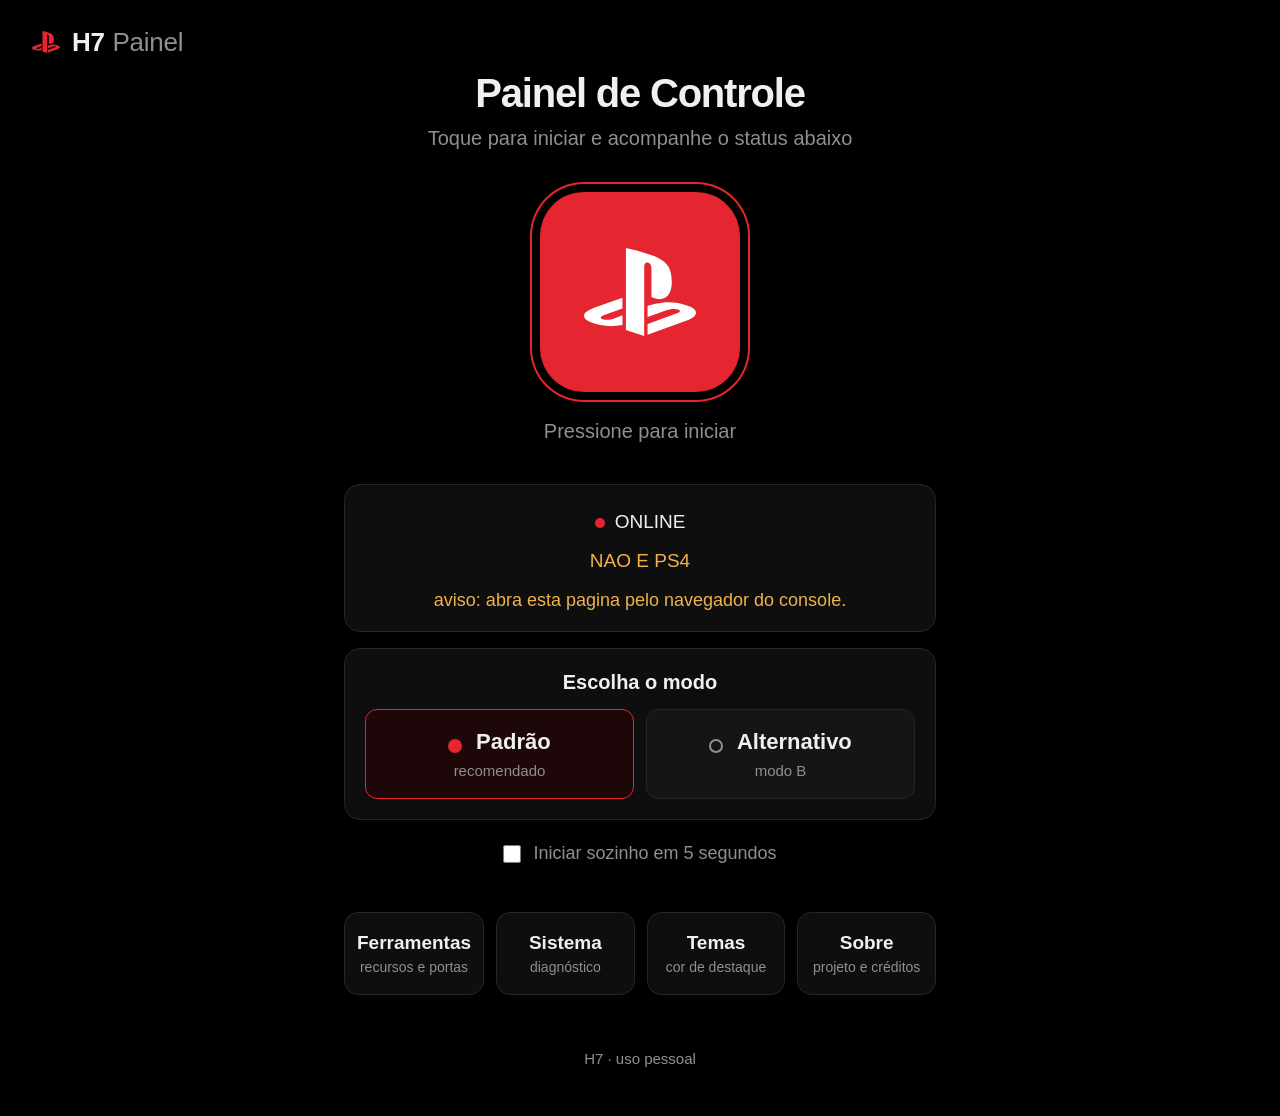
<file: index.html>
<!doctype html>
<html lang="pt-BR" manifest="cache.appcache">
  <head>
    <meta charset="utf-8" />
    <meta name="viewport" content="width=device-width,initial-scale=1" />
    <title>H7 Painel</title>
    <link rel="icon" href="data:," />
    <style>
      /* H7 host. Preto, vermelho, sem brilho nem degrade. Sem grid, gap, clamp ou animacao (navegador do PS4). */
      body, body[data-theme="neon"]  { --text:#f0f0f0; --muted:#8f8f8f; --line:#262626; --surface:#0e0e0e; --raise:#151515; --accent:#e5252f; --tint:#1d0709; --ink:#ffffff; --warn:#f0b24a; }
      body[data-theme="rubi"]        { --accent:#d6143c; --tint:#200711; }
      body[data-theme="brasil"]      { --accent:#19b35a; --tint:#05170d; }

      html, html body { background:#000; }
      html body {
        margin:0; color:var(--text);
        font:400 22px/1.5 Helvetica,Arial,sans-serif;
        -webkit-font-smoothing:antialiased;
      }
      html body * { box-sizing:border-box; }
      html body button { font-family:inherit; cursor:pointer; }
      html body button:focus, html body input:focus { outline:3px solid var(--text); outline-offset:4px; }

      /* logo PlayStation (Simple Icons, CC0), pintado com a cor do texto */
      .ps { display:inline-block; background-color:currentColor; -webkit-mask:url("data:image/svg+xml,%3Csvg xmlns='http://www.w3.org/2000/svg' viewBox='0 0 24 24'%3E%3Cpath d='M8.984 2.596v17.547l3.915 1.261V6.688c0-.69.304-1.151.794-.991.636.18.76.814.76 1.505v5.875c2.441 1.193 4.362-.002 4.362-3.152 0-3.237-1.126-4.675-4.438-5.827-1.307-.448-3.728-1.186-5.39-1.502zm4.656 16.241l6.296-2.275c.715-.258.826-.625.246-.818-.586-.192-1.637-.139-2.357.123l-4.205 1.5V14.98l.24-.085s1.201-.42 2.913-.615c1.696-.18 3.785.03 5.437.661 1.848.601 2.04 1.472 1.576 2.072-.465.6-1.622 1.036-1.622 1.036l-8.544 3.107V18.86zM1.807 18.6c-1.9-.545-2.214-1.668-1.352-2.32.801-.586 2.16-1.052 2.16-1.052l5.615-2.013v2.313L4.205 17c-.705.271-.825.632-.239.826.586.195 1.637.15 2.343-.12L8.247 17v2.074c-.12.03-.256.044-.39.073-1.939.331-3.996.196-6.038-.479z'/%3E%3C/svg%3E") center/contain no-repeat; mask:url("data:image/svg+xml,%3Csvg xmlns='http://www.w3.org/2000/svg' viewBox='0 0 24 24'%3E%3Cpath d='M8.984 2.596v17.547l3.915 1.261V6.688c0-.69.304-1.151.794-.991.636.18.76.814.76 1.505v5.875c2.441 1.193 4.362-.002 4.362-3.152 0-3.237-1.126-4.675-4.438-5.827-1.307-.448-3.728-1.186-5.39-1.502zm4.656 16.241l6.296-2.275c.715-.258.826-.625.246-.818-.586-.192-1.637-.139-2.357.123l-4.205 1.5V14.98l.24-.085s1.201-.42 2.913-.615c1.696-.18 3.785.03 5.437.661 1.848.601 2.04 1.472 1.576 2.072-.465.6-1.622 1.036-1.622 1.036l-8.544 3.107V18.86zM1.807 18.6c-1.9-.545-2.214-1.668-1.352-2.32.801-.586 2.16-1.052 2.16-1.052l5.615-2.013v2.313L4.205 17c-.705.271-.825.632-.239.826.586.195 1.637.15 2.343-.12L8.247 17v2.074c-.12.03-.256.044-.39.073-1.939.331-3.996.196-6.038-.479z'/%3E%3C/svg%3E") center/contain no-repeat; }

      /* canto */
      html body .topbar { display:flex; align-items:center; padding:28px 32px 0; background:none; border:0; }
      html body .brand { display:flex; align-items:center; font:400 26px/1 Helvetica,Arial,sans-serif; letter-spacing:-.01em; color:var(--muted); }
      html body .brand b { font-weight:800; color:var(--text); margin-right:.3em; }
      html body .brand .ps { width:28px; height:28px; margin-right:12px; color:var(--accent); }
      html body .dot { display:none; }

      /* colunas */
      html body main { max-width:640px; margin:0 auto; padding:16px 24px 16px; }
      html body .page { display:none; }
      html body .page.active { display:block; }
      html body #page-home { text-align:center; }

      html body .hero { margin:0 0 40px; padding:0; text-align:center; }
      html body .hero h1 {
        margin:0 0 10px; font:800 40px/1.05 Helvetica,Arial,sans-serif; letter-spacing:-.03em;
        text-transform:none; color:var(--text); text-shadow:none;
      }
      html body .sub { margin:0; color:var(--muted); font:400 20px/1.4 Helvetica,Arial,sans-serif; text-align:center; }
      html body .sub b { color:var(--text); font-weight:400; }

      /* botao de iniciar: so o logo */
      html body .start-card { max-width:none; margin:0; padding:0; background:none; border:0; border-radius:0; text-align:center; }
      html body .btn-start {
        display:block; position:relative; width:200px; height:200px; margin:10px auto 0; padding:0;
        background:var(--accent); border:0; border-radius:44px; box-shadow:0 0 0 8px #000, 0 0 0 10px var(--accent); text-shadow:none;
        font-size:0; line-height:0; color:transparent; letter-spacing:0;
      }
      html body .btn-start::before {
        content:""; position:absolute; left:50%; top:50%; width:112px; height:112px; margin:-56px 0 0 -56px;
        background-color:var(--ink); -webkit-mask:url("data:image/svg+xml,%3Csvg xmlns='http://www.w3.org/2000/svg' viewBox='0 0 24 24'%3E%3Cpath d='M8.984 2.596v17.547l3.915 1.261V6.688c0-.69.304-1.151.794-.991.636.18.76.814.76 1.505v5.875c2.441 1.193 4.362-.002 4.362-3.152 0-3.237-1.126-4.675-4.438-5.827-1.307-.448-3.728-1.186-5.39-1.502zm4.656 16.241l6.296-2.275c.715-.258.826-.625.246-.818-.586-.192-1.637-.139-2.357.123l-4.205 1.5V14.98l.24-.085s1.201-.42 2.913-.615c1.696-.18 3.785.03 5.437.661 1.848.601 2.04 1.472 1.576 2.072-.465.6-1.622 1.036-1.622 1.036l-8.544 3.107V18.86zM1.807 18.6c-1.9-.545-2.214-1.668-1.352-2.32.801-.586 2.16-1.052 2.16-1.052l5.615-2.013v2.313L4.205 17c-.705.271-.825.632-.239.826.586.195 1.637.15 2.343-.12L8.247 17v2.074c-.12.03-.256.044-.39.073-1.939.331-3.996.196-6.038-.479z'/%3E%3C/svg%3E") center/contain no-repeat; mask:url("data:image/svg+xml,%3Csvg xmlns='http://www.w3.org/2000/svg' viewBox='0 0 24 24'%3E%3Cpath d='M8.984 2.596v17.547l3.915 1.261V6.688c0-.69.304-1.151.794-.991.636.18.76.814.76 1.505v5.875c2.441 1.193 4.362-.002 4.362-3.152 0-3.237-1.126-4.675-4.438-5.827-1.307-.448-3.728-1.186-5.39-1.502zm4.656 16.241l6.296-2.275c.715-.258.826-.625.246-.818-.586-.192-1.637-.139-2.357.123l-4.205 1.5V14.98l.24-.085s1.201-.42 2.913-.615c1.696-.18 3.785.03 5.437.661 1.848.601 2.04 1.472 1.576 2.072-.465.6-1.622 1.036-1.622 1.036l-8.544 3.107V18.86zM1.807 18.6c-1.9-.545-2.214-1.668-1.352-2.32.801-.586 2.16-1.052 2.16-1.052l5.615-2.013v2.313L4.205 17c-.705.271-.825.632-.239.826.586.195 1.637.15 2.343-.12L8.247 17v2.074c-.12.03-.256.044-.39.073-1.939.331-3.996.196-6.038-.479z'/%3E%3C/svg%3E") center/contain no-repeat;
      }
      html body .btn-start::after { content:none; animation:none; }
      html body .btn-start:hover { background:var(--accent); }
      html body .btn-start:disabled { opacity:.5; cursor:default; }
      html body .caption { margin:26px 0 40px; color:var(--muted); font:400 20px/1.3 Helvetica,Arial,sans-serif; }

      /* estado */
      html body .status { margin:0 0 16px; padding:18px 20px; background:var(--surface); border:1px solid var(--line); border-radius:16px; text-align:center; }
      html body .badges { display:block; }
      html body .badge {
        display:block; margin:0; padding:6px 0; border:0; border-radius:0; background:none;
        color:var(--muted); font:400 19px/1.4 Helvetica,Arial,sans-serif; letter-spacing:0; text-transform:none;
      }
      html body .badge.on, html body .badge.fw { background:none !important; color:var(--text) !important; border-color:transparent !important; }
      html body .badge.on::before, html body .badge.fw::before {
        content:""; display:inline-block; width:10px; height:10px; margin-right:10px; border-radius:50%; background:var(--accent);
      }
      html body .badge.bad { color:var(--warn) !important; border-color:transparent !important; }
      html body .note { margin:8px 0 0; color:var(--text); font:400 18px/1.4 Helvetica,Arial,sans-serif; }
      html body .note:empty { display:none; }
      html body .note.warn { color:var(--warn); }

      /* payload */
      html body .payload { margin:0 0 16px; padding:20px 14px 14px; background:var(--surface); border:1px solid var(--line); border-radius:16px; }
      html body .card-label { margin:0 0 14px; color:var(--text); font:700 20px/1.3 Helvetica,Arial,sans-serif; letter-spacing:0; text-align:center; text-transform:none; }
      html body .payload-pick { display:-webkit-flex; display:flex; margin:0; }
      html body .opt {
        display:block; -webkit-flex:1 1 0; flex:1 1 0; margin:0 6px 6px; padding:18px 12px; text-align:center;
        background:var(--raise); color:var(--text); border:1px solid var(--line); border-radius:12px; box-shadow:none;
      }
      html body .opt:hover { background:var(--raise); border-color:var(--muted); }
      html body .opt.sel { background:var(--tint) !important; border-color:var(--accent) !important; box-shadow:none !important; }
      html body .opt-dot {
        display:inline-block; vertical-align:middle; width:14px; height:14px; margin:0 10px 0 0; border:2px solid var(--muted); border-radius:50%;
        background:none; box-shadow:none;
      }
      html body .opt.sel .opt-dot { border-color:var(--accent) !important; background:var(--accent) !important; box-shadow:none !important; }
      html body .opt-body { display:inline; }
      html body .opt-body b { display:inline; font:700 22px/1.3 Helvetica,Arial,sans-serif; color:var(--text); }
      html body .opt-body b::before, html body .opt:not(.sel) .opt-body b::before { content:none; }
      html body .opt-body small { display:block; margin-top:4px; color:var(--muted); font:400 15px/1.3 Helvetica,Arial,sans-serif; }

      html body .auto-line { display:-webkit-flex; display:flex; -webkit-align-items:center; align-items:center; -webkit-justify-content:center; justify-content:center; margin-top:22px; color:var(--muted); font:400 18px/1.3 Helvetica,Arial,sans-serif; }
      html body .auto-line input { width:18px; height:18px; margin:0 12px 0 0; }

      /* menu */
      html body .grid { display:-webkit-flex; display:flex; -webkit-flex-wrap:wrap; flex-wrap:wrap; -webkit-justify-content:center; justify-content:center; margin:40px -6px 0; }
      html body .tile {
        display:block; -webkit-flex:1 1 130px; flex:1 1 130px; margin:6px; padding:18px 12px; text-align:center;
        background:var(--surface); color:var(--text); border:1px solid var(--line); border-radius:14px; box-shadow:none;
      }
      html body .tile:hover, html body .tile:focus { background:var(--surface); border-color:var(--accent); }
      html body .tile-ico { display:none; }
      html body .tile-txt { display:block; }
      html body .tile-txt b { display:block; color:var(--text); font:700 19px/1.3 Helvetica,Arial,sans-serif; }
      html body .tile-txt small { display:block; margin-top:2px; color:var(--muted); font:400 14px/1.3 Helvetica,Arial,sans-serif; }

      /* subpaginas */
      html body .page h2 { margin:24px 0 28px; padding:0; border:0 !important; color:var(--text) !important; font:800 38px/1.1 Helvetica,Arial,sans-serif; letter-spacing:-.025em; }
      html body .list { margin:0; background:var(--surface); border:1px solid var(--line); border-radius:16px; }
      html body .item { padding:16px 20px; border-bottom:1px solid var(--line); background:none; }
      html body .item:last-child { border-bottom:0; }
      html body .item b { display:block; color:var(--text); font:700 21px/1.35 Helvetica,Arial,sans-serif; }
      html body .item span { display:block; color:var(--muted); font:400 17px/1.4 Helvetica,Arial,sans-serif; }
      html body .hint { max-width:60ch; margin:24px 0 0; color:var(--muted); font:400 17px/1.5 Helvetica,Arial,sans-serif; }
      html body .hint b { color:var(--text); font-weight:700; }

      html body .diag {
        margin:0 0 20px; padding:18px; max-height:50vh; overflow:auto; white-space:pre-wrap;
        background:var(--surface); color:var(--text); border:1px solid var(--line); border-radius:16px;
        font:400 16px/1.55 Consolas,"DejaVu Sans Mono","Courier New",monospace;
      }
      html body .row { display:-webkit-flex; display:flex; -webkit-flex-wrap:wrap; flex-wrap:wrap; }
      html body .btn-small {
        margin:0 12px 12px 0; padding:12px 22px; background:var(--raise); color:var(--text);
        border:1px solid var(--line); border-radius:10px; font:400 18px/1.2 Helvetica,Arial,sans-serif;
      }
      html body .btn-small:hover { border-color:var(--accent); }

      html body .btn-back {
        display:inline-block; margin-top:40px; padding:10px 0; background:none; border:0; border-radius:0;
        color:var(--muted); font:400 19px/1.2 Helvetica,Arial,sans-serif;
      }
      html body .btn-back::before { content:"\2190\00a0\00a0"; }
      html body .btn-back:hover { color:var(--text); text-decoration:underline; }

      html body .theme-list { background:var(--surface); border:1px solid var(--line); border-radius:16px; }
      html body .theme-btn {
        display:-webkit-flex; display:flex; -webkit-align-items:center; align-items:center; width:100%; margin:0; padding:18px 20px; text-align:left;
        background:none; color:var(--text); border:0; border-bottom:1px solid var(--line); border-radius:0;
        font:700 21px/1.2 Helvetica,Arial,sans-serif;
      }
      html body .theme-btn:last-child { border-bottom:0; }
      html body .theme-btn.sel::after { content:"ativo"; margin-left:auto; color:var(--muted); font:400 17px/1 Helvetica,Arial,sans-serif; }
      html body .swatch { -webkit-flex:none; flex:none; width:18px; height:18px; margin-right:16px; border:0; border-radius:50%; }
      html body .t-neon .swatch { background:#e5252f; }
      html body .t-rubi .swatch { background:#d6143c; }
      html body .t-brasil .swatch { background:#19b35a; }

      html body .about p { max-width:60ch; margin:0 0 20px; }
      html body .credits { margin:0 0 8px; padding:0; list-style:none; background:var(--surface); border:1px solid var(--line); border-radius:16px; }
      html body .credits li { padding:14px 20px; border-bottom:1px solid var(--line); color:var(--muted); font-size:18px; }
      html body .credits li:last-child { border-bottom:0; }
      html body .credits li b { color:var(--text); font-weight:700; }

      html body .foot { max-width:640px; margin:0 auto; padding:32px 24px 48px; text-align:center; color:var(--muted); font:400 15px/1.3 Helvetica,Arial,sans-serif; }

      @media (max-width:560px) {
        html body { font-size:18px; }
        html body .hero h1 { font-size:32px; }
        html body .payload-pick { display:block; }
        html body .opt { margin:0 0 8px; }
        html body .page h2 { font-size:30px; }
      }
    </style>
  </head>
  <body data-theme="neon">
    <header class="topbar">
      <div class="brand"><i class="ps"></i><b>H7</b>Painel</div>
    </header>

    <main id="main">
      <section id="page-home" class="page active">
        <div class="hero">
          <h1>Painel de Controle</h1>
          <p class="sub">Toque para iniciar e acompanhe o status abaixo</p>
        </div>

        <div class="start-card">
          <button id="startBtn" class="btn-start" type="button" aria-label="Iniciar">Iniciar</button>
          <p class="caption">Pressione para iniciar</p>

          <div class="status">
            <div class="badges">
              <span id="netBadge" class="badge">&hellip;</span>
              <span id="fwBadge" class="badge">&hellip;</span>
            </div>
            <p id="countdown" class="note"></p>
            <p id="cacheNote" class="note"></p>
            <p id="startWarn" class="note warn"></p>
          </div>

          <div class="payload">
            <p class="card-label">Escolha o modo</p>
            <div class="payload-pick">
              <button type="button" class="opt sel" data-payload="goldhen">
                <span class="opt-dot"></span>
                <span class="opt-body"><b>Padrão</b><small>recomendado</small></span>
              </button>
              <button type="button" class="opt" data-payload="hen">
                <span class="opt-dot"></span>
                <span class="opt-body"><b>Alternativo</b><small>modo B</small></span>
              </button>
            </div>
          </div>

          <label class="auto-line">
            <input type="checkbox" id="autoChk" />
            <span>Iniciar sozinho em 5 segundos</span>
          </label>
        </div>

        <nav class="grid">
          <button class="tile" type="button" data-go="tools">
            <span class="tile-txt"><b>Ferramentas</b><small>recursos e portas</small></span>
          </button>
          <button class="tile" type="button" data-go="system">
            <span class="tile-txt"><b>Sistema</b><small>diagn&oacute;stico</small></span>
          </button>
          <button class="tile" type="button" data-go="theme">
            <span class="tile-txt"><b>Temas</b><small>cor de destaque</small></span>
          </button>
          <button class="tile" type="button" data-go="about">
            <span class="tile-txt"><b>Sobre</b><small>projeto e cr&eacute;ditos</small></span>
          </button>
        </nav>
      </section>

      <section id="page-tools" class="page">
        <h2>Ferramentas</h2>
        <div class="list">
          <div class="item"><b>Iniciar</b><span>Executa a sequência carregando o modo escolhido</span></div>
          <div class="item"><b>Porta 9021</b><span>Envio de arquivos pelo console (local)</span></div>
          <div class="item"><b>Porta 9090</b><span>Envio de binários no modo Padrão</span></div>
          <div class="item"><b>Porta 2121</b><span>Transferência de arquivos depois de ativar o modo Padrão</span></div>
          <div class="item"><b>Instalação de pacotes</b><span>Em Configurações, Debug do modo Padrão</span></div>
        </div>
        <p class="hint">As portas s&oacute; abrem <b>depois</b> que o modo escolhido carrega com sucesso.</p>
        <button class="btn-back" type="button" data-go="home">Voltar</button>
      </section>

      <section id="page-system" class="page">
        <h2>Sistema</h2>
        <pre id="diag" class="diag">Carregando&hellip;</pre>
        <div class="row">
          <button id="diagRefresh" class="btn-small" type="button">Atualizar</button>
          <button id="diagCopy" class="btn-small" type="button">Copiar relat&oacute;rio</button>
        </div>
        <p class="hint">O relat&oacute;rio fica no aparelho. Nada &eacute; enviado automaticamente.</p>
        <button class="btn-back" type="button" data-go="home">Voltar</button>
      </section>

      <section id="page-theme" class="page">
        <h2>Temas</h2>
        <div class="theme-list">
          <button class="theme-btn t-neon sel" type="button" data-theme="neon"><span class="swatch"></span>Neon</button>
          <button class="theme-btn t-rubi" type="button" data-theme="rubi"><span class="swatch"></span>Rubi</button>
          <button class="theme-btn t-brasil" type="button" data-theme="brasil"><span class="swatch"></span>Brasil</button>
        </div>
        <button class="btn-back" type="button" data-go="home">Voltar</button>
      </section>

      <section id="page-about" class="page">
        <h2>Sobre</h2>
        <div class="about">
          <p><b>H7</b> &eacute; um painel pessoal para PS4, constru&iacute;do sobre o exploit p&uacute;blico de kernel Afterglow (suporte a firmwares 12.00 a 14.02) para o navegador do console. O modo Padr&atilde;o corresponde ao GoldHEN v2.4b18, e o Alternativo ao PS4-HEN.</p>
          <ul class="credits">
            <li><b>Afterglow</b> (WebKit e kernel): well0nez e m0zz</li>
            <li><b>raw13g host</b> (base do jb): raw13g</li>
            <li><b>GoldHEN</b>: SiSTRo e equipe</li>
            <li><b>PS4-HEN</b>: equipe HEN</li>
            <li><b>Licen&ccedil;a:</b> AGPL-3.0 (veja o arquivo LICENSE)</li>
          </ul>
          <p class="hint">Uso pr&oacute;prio no pr&oacute;prio console. Reiniciar o console desativa o desbloqueio (semi-tethered).</p>
        </div>
        <button class="btn-back" type="button" data-go="home">Voltar</button>
      </section>
    </main>

    <footer class="foot">H7 &middot; uso pessoal</footer>

    <script src="dashboard.js"></script>
  </body>
</html>
</file>
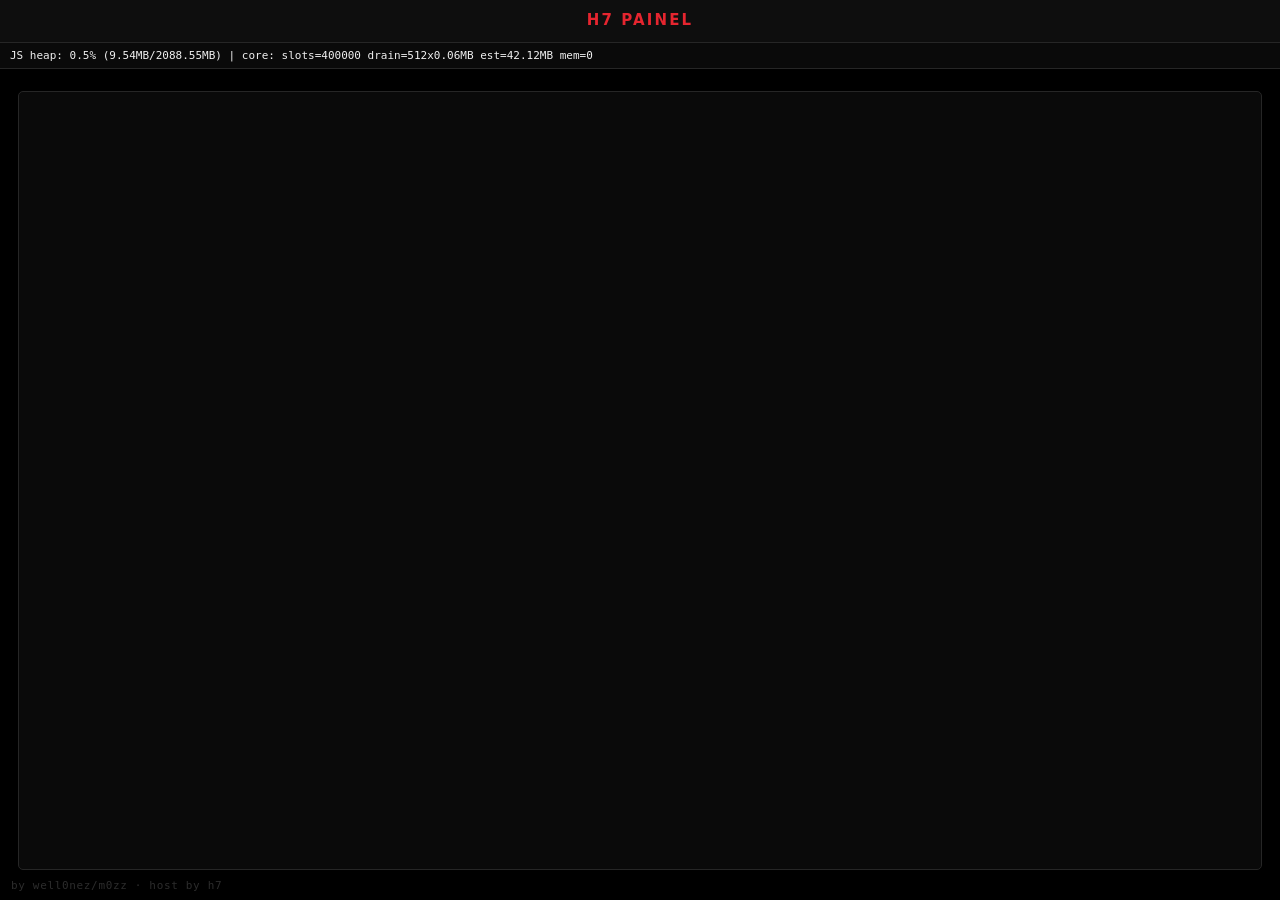
<file: jb.html>
<!doctype html>
<html lang="pt-BR" manifest="cache.appcache">
  <head>
    <meta charset="utf-8" />
    <meta name="viewport" content="width=device-width,initial-scale=1" />
    <title>H7 Painel</title>
    <!-- This page carries its own styles and starts its own module, and it
         loads NOTHING else. That duplicates a little of style.css, and it is
         deliberate: every subresource is one more allocation and one more
         timing shift in the process that core.js is about to groom, and this
         exploit is decided by exactly that. The landing page may use the
         shared stylesheet; this one may not. -->
    <style>
      :root {
        --bg: #000000;
        --panel: #0e0e0e;
        --sunk: #0a0a0a;
        --line: #262626;
        --fg: #f0f0f0;
        --bright: #ffffff;
        --dim: #8f8f8f;
        --faint: #4d5765;
        --ok: #f0f0f0;
        --bad: #ff6b81;
        --warn: #f0b24a;
        --sans: "Segoe UI", system-ui, sans-serif;
        --mono: Consolas, "DejaVu Sans Mono", monospace;
      }
      * {
        box-sizing: border-box;
      }
      html,
      body {
        margin: 0;
        padding: 0;
        min-height: 100%;
        background: var(--bg);
        color: var(--fg);
        font: 15px/1.45 var(--sans);
      }
      #brand {
        padding: 10px 12px;
        border-bottom: 1px solid var(--line);
        background: var(--panel);
        text-align: center;
      }
      #brand b {
        color: #e5252f;
        font-size: 15px;
        font-weight: 700;
        letter-spacing: 0.14em;
      }
      /* The live heap readout sits in the flow under the bar in log mode;
         hidden by default so the loading screen stays clean and discreet. */
      #ramBox {
        display: none;
        overflow: hidden;
        padding: 5px 10px;
        border-bottom: 1px solid var(--line);
        background: var(--sunk);
        color: var(--ok);
        font: 11px/1.4 var(--mono);
        text-overflow: ellipsis;
        white-space: nowrap;
      }
      body.log #ramBox {
        display: block;
      }
      /* Running: a clean centered spinner. jb.js switches the body to .done,
         .fail or .log. */
      #spin {
        position: fixed;
        top: 50%;
        left: 50%;
        width: 48px;
        height: 48px;
        margin: -24px 0 0 -24px;
        border: 4px solid var(--line);
        border-top-color: #e5252f;
        border-radius: 50%;
        animation: spin 0.9s linear infinite;
      }
      @keyframes spin {
        to {
          transform: rotate(360deg);
        }
      }
      #msg {
        position: fixed;
        top: 50%;
        left: 0;
        right: 0;
        transform: translateY(-50%);
        display: none;
        text-align: center;
        font-size: 16px;
        letter-spacing: 0.5px;
      }
      #state,
      #out {
        display: none;
      }
      body.done #spin,
      body.fail #spin {
        display: none;
      }
      body.fail #msg {
        display: block;
      }
      body.done #msg {
        display: block;
        color: var(--ok);
        font-size: 20px;
        font-weight: 700;
        letter-spacing: 2px;
      }
      body.done #msg::after {
        content: "Pronto \2014 pressione o bot\00e3o PS";
        display: block;
        margin-top: 10px;
        color: var(--dim);
        font-size: 14px;
        font-weight: 400;
        letter-spacing: 0;
      }
      /* ?log=1 -- the full step log. Laid out with flex rather than by
         subtracting a header height from 100vh. */
      body.log {
        display: flex;
        flex-direction: column;
        height: 100vh;
      }
      body.log #spin,
      body.log #msg {
        display: none;
      }
      body.log #wrap {
        display: flex;
        flex-direction: column;
        flex: 1;
        min-height: 0;
        padding: 14px 18px 30px;
      }
      body.log #state {
        display: block;
        margin: 0 0 8px;
        font-size: 22px;
        font-weight: 700;
      }
      body.log #out {
        display: block;
        flex: 1;
        min-height: 0;
        overflow-y: auto;
        padding: 10px 12px;
        border: 1px solid var(--line);
        border-radius: 5px;
        background: var(--sunk);
        font: 12px/1.45 var(--mono);
        white-space: pre-wrap;
      }
      /* The retry notice, raised by jb.js when the chain throws or stalls. */
      .notice {
        margin: 1em 0;
        padding: 0.7em 1em;
        border: 2px solid #e66;
        background: #2a1414;
        color: #f99;
        font: 700 20px/1.4 var(--sans);
      }
      .byline {
        position: fixed;
        bottom: 9px;
        left: 11px;
        margin: 0;
        color: #2c2c2c;
        font: 11px/1 var(--mono);
        letter-spacing: 0.06em;
      }
      .ok {
        color: var(--ok);
      }
      .bad {
        color: var(--bad);
      }
      .warn {
        color: var(--warn);
      }
      code {
        color: #9fb3d0;
      }
    </style>
  </head>
  <body>
    <!-- jb.js owns the body class: .log while the step log is shown, .done or
         .fail once the chain has settled. The ids below are its contract --
         #ramBox, #msg, #state and #out are read by name. -->
    <div id="brand"><b>H7 PAINEL</b></div>
    <div id="ramBox">RAM: checking...</div>
    <div id="spin"></div>
    <div id="msg">Tente novamente</div>
    <div id="wrap">
      <div id="state"></div>
      <div id="out"></div>
    </div>
    <p class="byline">by well0nez/m0zz &middot; host by h7</p>
    <script type="module">
      import "./jb.js";
    </script>
  </body>
</html>
</file>
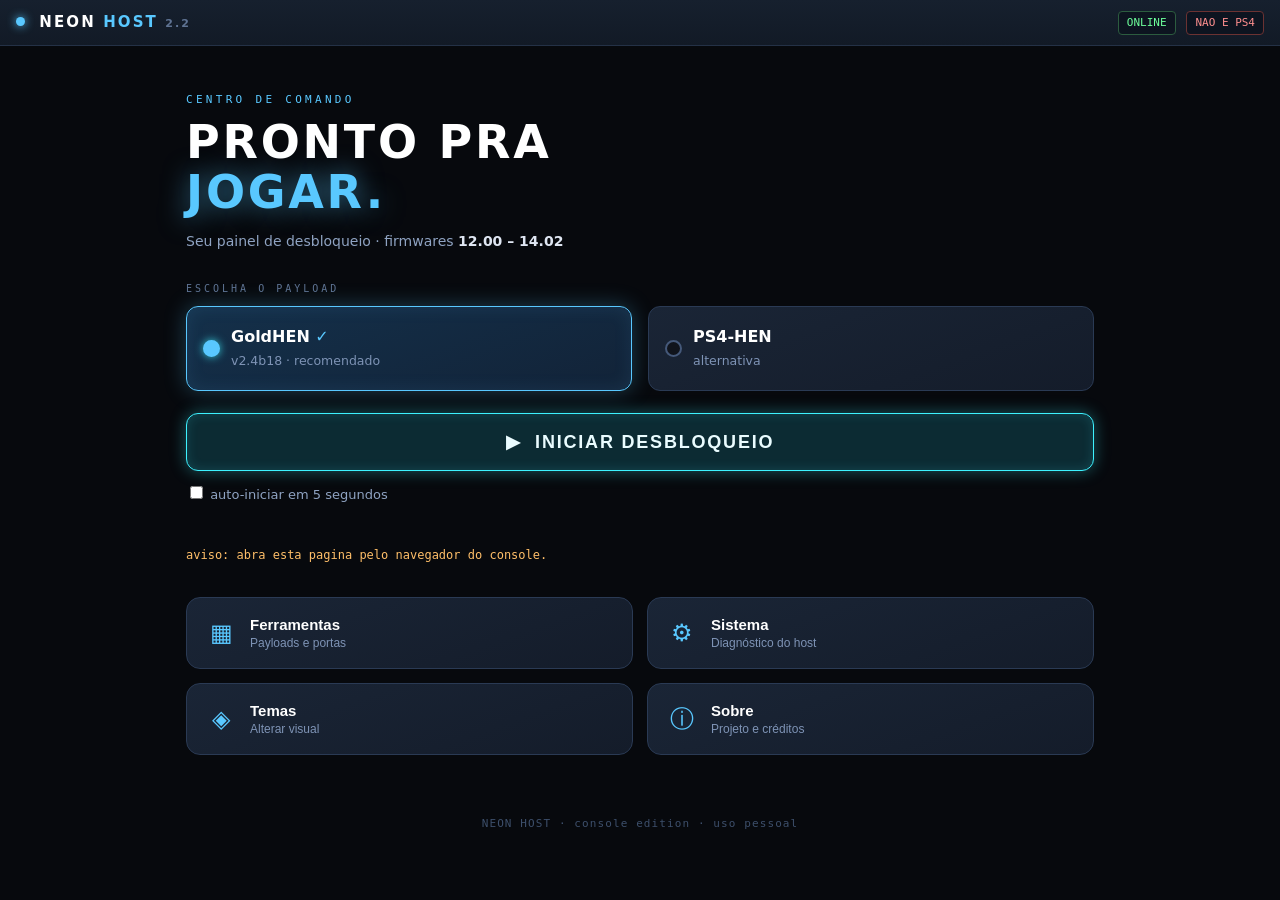
<file: modelo-console.html>
<!doctype html>
<html lang="pt-BR" manifest="cache.appcache">
  <head>
    <meta charset="utf-8" />
    <meta name="viewport" content="width=device-width,initial-scale=1" />
    <title>NEON HOST — Modelo Console</title>
    <link rel="icon" href="data:," />
    <link rel="stylesheet" href="dashboard.css" />
    <style>
      /* MODELO CONSOLE — menu de sistema, cards grandes e brilhantes */
      body { background: #10141c; color: #dfe6f2; font-family: "Segoe UI", system-ui, sans-serif; }
      .topbar { background: linear-gradient(180deg, #16202e, #121a26); border-bottom: 1px solid #243146; }
      .brand { color: #ffffff; letter-spacing: .14em; }
      .brand b { color: #59c8ff !important; }
      .dot { background: #59c8ff !important; box-shadow: 0 0 10px #59c8ff !important; }
      .badge { background: #0d1420; border: 1px solid #2a3a54; border-radius: 4px; color: #7e93b5; }
      .badge.on { color: #6dff9b !important; border-color: #2c5c3f !important; }
      .badge.fw { color: #59c8ff !important; border-color: #2a5674 !important; }
      .badge.bad { color: #ff8f8f !important; border-color: #6b3232 !important; }

      .hero { text-align: left; padding: 24px 0 4px; }
      .kicker { color: #59c8ff; letter-spacing: .3em; }
      .hero h1 { font-size: 46px; font-weight: 800; color: #ffffff; }
      .glow { color: #59c8ff !important; text-shadow: 0 0 26px rgba(89,200,255,.55) !important; }
      .sub { color: #8fa3c2; text-align: left; }
      .sub b { color: #dfe6f2; }

      .start-card {
        max-width: none; text-align: left; padding: 0;
        background: transparent; border: none;
      }
      .card-label { text-align: left; color: #5f7393; }
      .payload-pick {
        display: -webkit-flex; display: flex; -webkit-flex-wrap: wrap; flex-wrap: wrap;
        margin: 0 -8px 14px;
      }
      .opt {
        -webkit-flex: 1 1 44%; flex: 1 1 44%;
        display: -webkit-flex; display: flex; -webkit-align-items: center; align-items: center;
        margin: 0 8px 8px; padding: 18px 16px;
        background: linear-gradient(160deg, #1a2536, #141c2a);
        border: 1px solid #2a3a54; border-radius: 12px;
        color: #dfe6f2;
      }
      .opt-dot { border-radius: 50%; width: 17px; height: 17px; border-color: #45597a; background: #10141c; }
      .opt-body b { color: #ffffff; font-size: 16px; font-weight: 700; }
      .opt-body small { color: #7e93b5; font-size: 12.5px; }
      .opt:hover { border-color: #3f567c; background: linear-gradient(160deg, #1f2c42, #16202f); }
      .opt.sel {
        border-color: #59c8ff !important;
        background: linear-gradient(160deg, #14304a, #122338) !important;
        box-shadow: 0 0 22px rgba(89,200,255,.28), inset 0 0 18px rgba(89,200,255,.1);
      }
      .opt.sel .opt-dot { background: #59c8ff !important; border-color: #59c8ff !important; box-shadow: 0 0 12px rgba(89,200,255,.9); }
      .opt.sel .opt-body b::after { content: "  ✓"; color: #59c8ff; }

      .btn-start {
        background: linear-gradient(180deg, #1f8fd4, #1470ad);
        border: 1px solid #59c8ff; border-radius: 12px;
        color: #ffffff; font-size: 18px; font-weight: 800; letter-spacing: .1em;
        box-shadow: 0 6px 26px rgba(31,143,212,.45);
        padding: 17px 10px;
      }
      .btn-start:hover { background: linear-gradient(180deg, #2aa3ee, #1880c4); box-shadow: 0 8px 34px rgba(89,200,255,.55); }
      .auto-line { color: #8fa3c2; text-align: left; }
      .note { color: #6dff9b; text-align: left; }
      .note.warn { color: #ffbf69; }

      .grid { margin-top: 26px; }
      .tile {
        background: linear-gradient(160deg, #1a2536, #141c2a);
        border: 1px solid #2a3a54; border-radius: 14px; color: #8fa3c2;
        padding: 18px 15px;
      }
      .tile:hover { border-color: #59c8ff; background: linear-gradient(160deg, #1f2c42, #16202f); box-shadow: 0 0 18px rgba(89,200,255,.22); }
      .tile-ico { color: #59c8ff !important; font-size: 24px; width: 38px; }
      .tile-txt b { color: #ffffff; font-size: 15px; }
      .tile-txt small { color: #7e93b5; }

      .page h2 { border-left-color: #59c8ff !important; color: #ffffff !important; }
      .btn-back, .btn-small { background: #1a2536; border-color: #2a3a54; border-radius: 8px; }
      .btn-back:hover, .btn-small:hover { border-color: #59c8ff; }
      .foot { color: #3d4f6b; }
    </style>
  </head>
  <body data-theme="neon">
    <header class="topbar">
      <div class="brand"><span class="dot"></span> NEON <b>HOST</b> <span style="color:#5f7393;font-size:11px;">2.2</span></div>
      <div class="badges">
        <span id="netBadge" class="badge">…</span>
        <span id="fwBadge" class="badge">…</span>
      </div>
    </header>

    <main id="main">
      <section id="page-home" class="page active">
        <div class="hero">
          <p class="kicker">CENTRO DE COMANDO</p>
          <h1>PRONTO PRA<br /><span class="glow">JOGAR.</span></h1>
          <p class="sub">Seu painel de desbloqueio &middot; firmwares <b>12.00 &ndash; 14.02</b></p>
        </div>

        <div class="start-card">
          <p class="card-label">ESCOLHA O PAYLOAD</p>
          <div class="payload-pick">
            <button type="button" class="opt sel" data-payload="goldhen">
              <span class="opt-dot"></span>
              <span class="opt-body"><b>GoldHEN</b><small>v2.4b18 &middot; recomendado</small></span>
            </button>
            <button type="button" class="opt" data-payload="hen">
              <span class="opt-dot"></span>
              <span class="opt-body"><b>PS4-HEN</b><small>alternativa</small></span>
            </button>
          </div>

          <button id="startBtn" class="btn-start" type="button">&#9654;&nbsp; INICIAR DESBLOQUEIO</button>

          <label class="auto-line">
            <input type="checkbox" id="autoChk" />
            <span>auto-iniciar em 5 segundos</span>
          </label>
          <p id="countdown" class="note"></p>
          <p id="cacheNote" class="note"></p>
          <p id="startWarn" class="note warn"></p>
        </div>

        <nav class="grid">
          <button class="tile" type="button" data-go="tools">
            <span class="tile-ico">&#9638;</span><span class="tile-txt"><b>Ferramentas</b><small>Payloads e portas</small></span>
          </button>
          <button class="tile" type="button" data-go="system">
            <span class="tile-ico">&#9881;</span><span class="tile-txt"><b>Sistema</b><small>Diagnóstico do host</small></span>
          </button>
          <button class="tile" type="button" data-go="theme">
            <span class="tile-ico">&#9672;</span><span class="tile-txt"><b>Temas</b><small>Alterar visual</small></span>
          </button>
          <button class="tile" type="button" data-go="about">
            <span class="tile-ico">&#9432;</span><span class="tile-txt"><b>Sobre</b><small>Projeto e créditos</small></span>
          </button>
        </nav>
      </section>

      <section id="page-tools" class="page">
        <h2>Ferramentas</h2>
        <div class="list">
          <div class="item"><b>&#9654; Iniciar desbloqueio</b><span>Roda a cadeia Afterglow e carrega o HEN escolhido</span></div>
          <div class="item"><b>&#128274; Elf Loader &mdash; porta 9021</b><span>Envio de payloads ELF pelo console (local)</span></div>
          <div class="item"><b>&#128274; BinLoader &mdash; porta 9090</b><span>Recurso de envio de binários do GoldHEN</span></div>
          <div class="item"><b>&#128190; FTP &mdash; porta 2121</b><span>Transferência de arquivos após ativar o GoldHEN</span></div>
          <div class="item"><b>&#128230; Instalação de PKG</b><span>Disponível em Configurações &rarr; Debug do GoldHEN</span></div>
        </div>
        <p class="hint">As portas s&atilde;o abertas <b>depois</b> que o HEN carrega com sucesso.</p>
        <button class="btn-back" type="button" data-go="home">&larr; Voltar</button>
      </section>

      <section id="page-system" class="page">
        <h2>Sistema &mdash; Diagn&oacute;stico</h2>
        <pre id="diag" class="diag">Carregando&hellip;</pre>
        <div class="row">
          <button id="diagRefresh" class="btn-small" type="button">Atualizar</button>
          <button id="diagCopy" class="btn-small" type="button">Copiar relat&oacute;rio</button>
        </div>
        <p class="hint">Relat&oacute;rio local: nada &eacute; enviado automaticamente.</p>
        <button class="btn-back" type="button" data-go="home">&larr; Voltar</button>
      </section>

      <section id="page-theme" class="page">
        <h2>Temas</h2>
        <div class="theme-list">
          <button class="theme-btn t-neon sel" type="button" data-theme="neon"><span class="swatch"></span> Neon</button>
          <button class="theme-btn t-rubi" type="button" data-theme="rubi"><span class="swatch"></span> Rubi</button>
          <button class="theme-btn t-brasil" type="button" data-theme="brasil"><span class="swatch"></span> Brasil</button>
        </div>
        <button class="btn-back" type="button" data-go="home">&larr; Voltar</button>
      </section>

      <section id="page-about" class="page">
        <h2>Sobre</h2>
        <div class="about">
          <p><b>NEON HOST</b> &mdash; painel pessoal de desbloqueio para PS4,
          constru&iacute;do sobre a cadeia de exploit <b>Afterglow</b>.</p>
          <ul class="credits">
            <li><b>Afterglow</b> (WebKit + kernel) &mdash; well0nez &amp; m0zz</li>
            <li><b>raw13g host</b> (base do jb) &mdash; raw13g</li>
            <li><b>GoldHEN</b> &mdash; SiSTRo e equipe</li>
            <li><b>PS4-HEN</b> &mdash; equipe HEN</li>
            <li><b>Licen&ccedil;a:</b> AGPL-3.0 (veja arquivo LICENSE)</li>
          </ul>
          <p class="hint">Uso pessoal no pr&oacute;prio console. Reiniciar o console desativa o
          desbloqueio (semi-tethered).</p>
        </div>
        <button class="btn-back" type="button" data-go="home">&larr; Voltar</button>
      </section>
    </main>

    <footer class="foot">NEON HOST &middot; console edition &middot; uso pessoal</footer>

    <script src="dashboard.js"></script>
  </body>
</html>
</file>
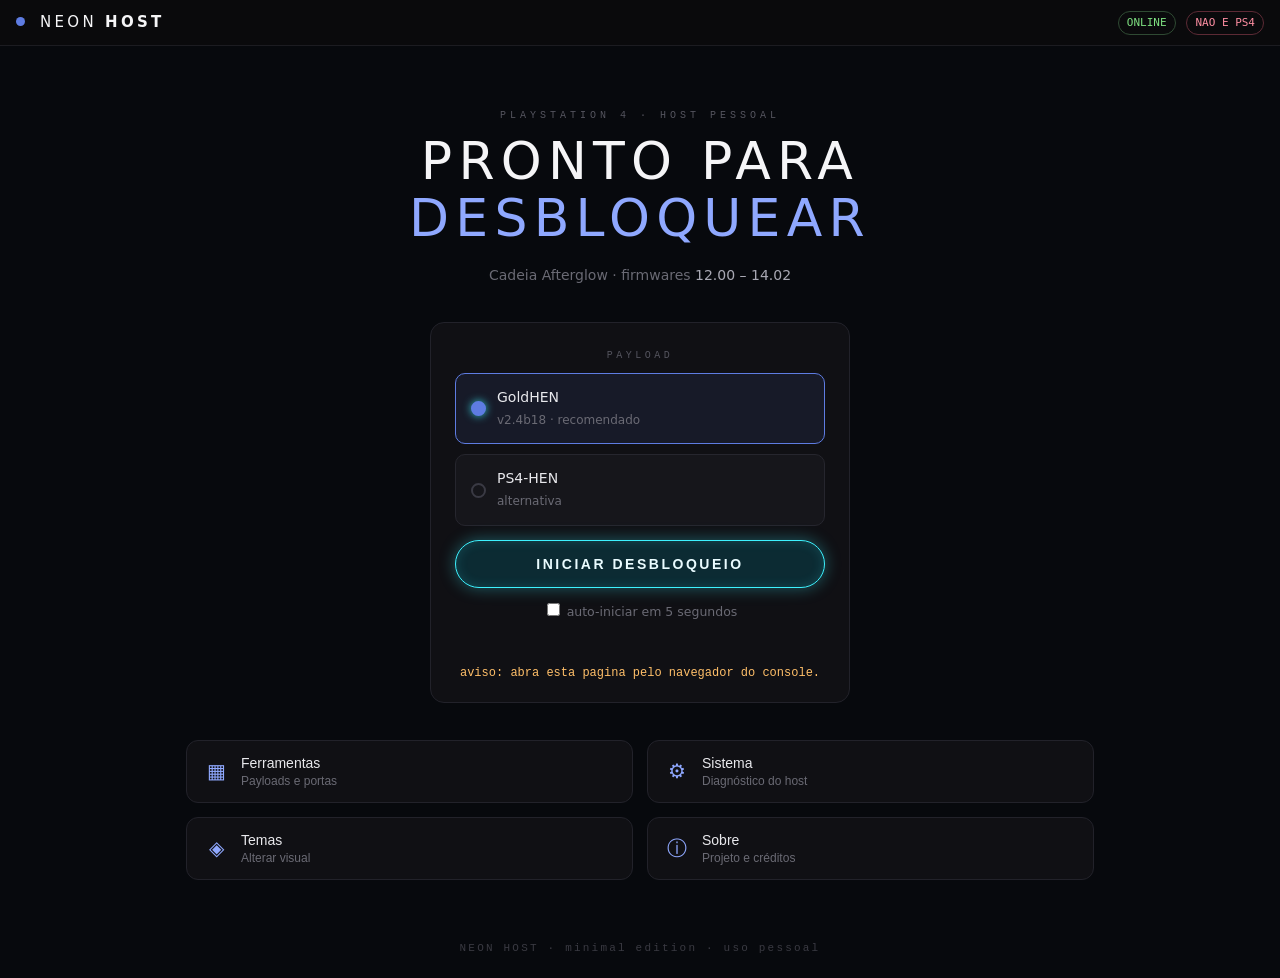
<file: modelo-minimal.html>
<!doctype html>
<html lang="pt-BR" manifest="cache.appcache">
  <head>
    <meta charset="utf-8" />
    <meta name="viewport" content="width=device-width,initial-scale=1" />
    <title>NEON HOST — Modelo Minimal</title>
    <link rel="icon" href="data:," />
    <link rel="stylesheet" href="dashboard.css" />
    <style>
      /* MODELO MINIMAL — clean, tipografia forte, quase sem cor */
      body { background: #0a0a0c; color: #e8e8ec; font-family: "Segoe UI", system-ui, sans-serif; }
      .topbar { background: #0a0a0c; border-bottom: 1px solid #1c1c21; }
      .brand { color: #f5f5f7; letter-spacing: .22em; font-weight: 300; }
      .brand b { color: #f5f5f7 !important; font-weight: 600; }
      .dot { background: #5e7ce2 !important; box-shadow: none !important; }
      .badge { border: 1px solid #2a2a31; border-radius: 999px; color: #8a8a93; background: transparent; }
      .badge.on { color: #7ee081 !important; border-color: #2f4a33 !important; }
      .badge.fw { color: #8fa8ff !important; border-color: #2c3a66 !important; }
      .badge.bad { color: #ff8fa3 !important; border-color: #5c2a35 !important; }

      .hero { text-align: center; padding: 40px 0 10px; }
      .kicker { color: #55555f; letter-spacing: .4em; font-size: 10px; }
      .hero h1 {
        font-size: 52px; font-weight: 200; letter-spacing: .12em;
        color: #f5f5f7; line-height: 1.1;
      }
      .glow { color: #8fa8ff !important; text-shadow: none !important; font-weight: 400; }
      .sub { color: #6a6a74; margin-top: 18px; }
      .sub b { color: #a8a8b3; font-weight: 500; }

      .start-card {
        max-width: 420px; background: #101014; border: 1px solid #22222a;
        border-radius: 14px; padding: 26px 24px 20px; text-align: center;
      }
      .card-label { color: #55555f; letter-spacing: .35em; }
      .payload-pick { text-align: left; }
      .opt {
        display: -webkit-flex; display: flex; -webkit-align-items: center; align-items: center;
        background: #16161b; border: 1px solid #26262e; border-radius: 10px;
        color: #c8c8d2; padding: 13px 15px; margin-bottom: 10px;
      }
      .opt-dot { border-radius: 50%; border-color: #3a3a44; background: #16161b; }
      .opt-body b { color: #e8e8ec; font-weight: 500; }
      .opt-body small { color: #6a6a74; }
      .opt:hover { border-color: #3a3a46; background: #1a1a20; }
      .opt.sel { border-color: #5e7ce2 !important; background: #171a28 !important; box-shadow: none; }
      .opt.sel .opt-dot { background: #5e7ce2 !important; border-color: #5e7ce2 !important; box-shadow: none; }

      .btn-start {
        background: #f5f5f7; border: 1px solid #f5f5f7; border-radius: 999px;
        color: #0a0a0c; font-weight: 600; letter-spacing: .18em; font-size: 14px;
        box-shadow: none;
      }
      .btn-start:hover { background: #ffffff; box-shadow: 0 6px 30px rgba(255,255,255,.12); }
      .auto-line { color: #6a6a74; font-size: 12.5px; margin-top: 4px; }
      .note { color: #7ee081; }
      .note.warn { color: #ffbf69; }

      .grid { margin-top: 30px; }
      .tile {
        background: #101014; border: 1px solid #22222a; border-radius: 12px;
        color: #a8a8b3;
      }
      .tile:hover { border-color: #3a3a46; background: #14141a; }
      .tile-ico { color: #8fa8ff !important; width: 30px; }
      .tile-txt b { color: #e8e8ec; font-weight: 500; }
      .tile-txt small { color: #6a6a74; }

      .page h2 { border-left: none; padding-left: 0; font-weight: 300; letter-spacing: .1em; color: #f5f5f7 !important; }
      .page h2::before { content: ""; display: inline-block; width: 18px; height: 2px; background: #5e7ce2; margin-right: 12px; vertical-align: 6px; }
      .btn-back, .btn-small { border-radius: 999px; }
      .foot { color: #3a3a42; letter-spacing: .2em; }
    </style>
  </head>
  <body data-theme="neon">
    <header class="topbar">
      <div class="brand"><span class="dot"></span> NEON <b>HOST</b></div>
      <div class="badges">
        <span id="netBadge" class="badge">…</span>
        <span id="fwBadge" class="badge">…</span>
      </div>
    </header>

    <main id="main">
      <section id="page-home" class="page active">
        <div class="hero">
          <p class="kicker">PLAYSTATION 4 &middot; HOST PESSOAL</p>
          <h1>PRONTO PARA<br /><span class="glow">DESBLOQUEAR</span></h1>
          <p class="sub">Cadeia Afterglow &middot; firmwares <b>12.00 &ndash; 14.02</b></p>
        </div>

        <div class="start-card">
          <p class="card-label">PAYLOAD</p>
          <div class="payload-pick">
            <button type="button" class="opt sel" data-payload="goldhen">
              <span class="opt-dot"></span>
              <span class="opt-body"><b>GoldHEN</b><small>v2.4b18 &middot; recomendado</small></span>
            </button>
            <button type="button" class="opt" data-payload="hen">
              <span class="opt-dot"></span>
              <span class="opt-body"><b>PS4-HEN</b><small>alternativa</small></span>
            </button>
          </div>

          <button id="startBtn" class="btn-start" type="button">INICIAR DESBLOQUEIO</button>

          <label class="auto-line">
            <input type="checkbox" id="autoChk" />
            <span>auto-iniciar em 5 segundos</span>
          </label>
          <p id="countdown" class="note"></p>
          <p id="cacheNote" class="note"></p>
          <p id="startWarn" class="note warn"></p>
        </div>

        <nav class="grid">
          <button class="tile" type="button" data-go="tools">
            <span class="tile-ico">&#9638;</span><span class="tile-txt"><b>Ferramentas</b><small>Payloads e portas</small></span>
          </button>
          <button class="tile" type="button" data-go="system">
            <span class="tile-ico">&#9881;</span><span class="tile-txt"><b>Sistema</b><small>Diagnóstico do host</small></span>
          </button>
          <button class="tile" type="button" data-go="theme">
            <span class="tile-ico">&#9672;</span><span class="tile-txt"><b>Temas</b><small>Alterar visual</small></span>
          </button>
          <button class="tile" type="button" data-go="about">
            <span class="tile-ico">&#9432;</span><span class="tile-txt"><b>Sobre</b><small>Projeto e créditos</small></span>
          </button>
        </nav>
      </section>

      <section id="page-tools" class="page">
        <h2>Ferramentas</h2>
        <div class="list">
          <div class="item"><b>&#9654; Iniciar desbloqueio</b><span>Roda a cadeia Afterglow e carrega o HEN escolhido</span></div>
          <div class="item"><b>&#128274; Elf Loader &mdash; porta 9021</b><span>Envio de payloads ELF pelo console (local)</span></div>
          <div class="item"><b>&#128274; BinLoader &mdash; porta 9090</b><span>Recurso de envio de binários do GoldHEN</span></div>
          <div class="item"><b>&#128190; FTP &mdash; porta 2121</b><span>Transferência de arquivos após ativar o GoldHEN</span></div>
          <div class="item"><b>&#128230; Instalação de PKG</b><span>Disponível em Configurações &rarr; Debug do GoldHEN</span></div>
        </div>
        <p class="hint">As portas s&atilde;o abertas <b>depois</b> que o HEN carrega com sucesso.</p>
        <button class="btn-back" type="button" data-go="home">&larr; Voltar</button>
      </section>

      <section id="page-system" class="page">
        <h2>Sistema &mdash; Diagn&oacute;stico</h2>
        <pre id="diag" class="diag">Carregando&hellip;</pre>
        <div class="row">
          <button id="diagRefresh" class="btn-small" type="button">Atualizar</button>
          <button id="diagCopy" class="btn-small" type="button">Copiar relat&oacute;rio</button>
        </div>
        <p class="hint">Relat&oacute;rio local: nada &eacute; enviado automaticamente.</p>
        <button class="btn-back" type="button" data-go="home">&larr; Voltar</button>
      </section>

      <section id="page-theme" class="page">
        <h2>Temas</h2>
        <div class="theme-list">
          <button class="theme-btn t-neon sel" type="button" data-theme="neon"><span class="swatch"></span> Neon</button>
          <button class="theme-btn t-rubi" type="button" data-theme="rubi"><span class="swatch"></span> Rubi</button>
          <button class="theme-btn t-brasil" type="button" data-theme="brasil"><span class="swatch"></span> Brasil</button>
        </div>
        <button class="btn-back" type="button" data-go="home">&larr; Voltar</button>
      </section>

      <section id="page-about" class="page">
        <h2>Sobre</h2>
        <div class="about">
          <p><b>NEON HOST</b> &mdash; painel pessoal de desbloqueio para PS4,
          constru&iacute;do sobre a cadeia de exploit <b>Afterglow</b>.</p>
          <ul class="credits">
            <li><b>Afterglow</b> (WebKit + kernel) &mdash; well0nez &amp; m0zz</li>
            <li><b>raw13g host</b> (base do jb) &mdash; raw13g</li>
            <li><b>GoldHEN</b> &mdash; SiSTRo e equipe</li>
            <li><b>PS4-HEN</b> &mdash; equipe HEN</li>
            <li><b>Licen&ccedil;a:</b> AGPL-3.0 (veja arquivo LICENSE)</li>
          </ul>
          <p class="hint">Uso pessoal no pr&oacute;prio console. Reiniciar o console desativa o
          desbloqueio (semi-tethered).</p>
        </div>
        <button class="btn-back" type="button" data-go="home">&larr; Voltar</button>
      </section>
    </main>

    <footer class="foot">NEON HOST &middot; minimal edition &middot; uso pessoal</footer>

    <script src="dashboard.js"></script>
  </body>
</html>
</file>
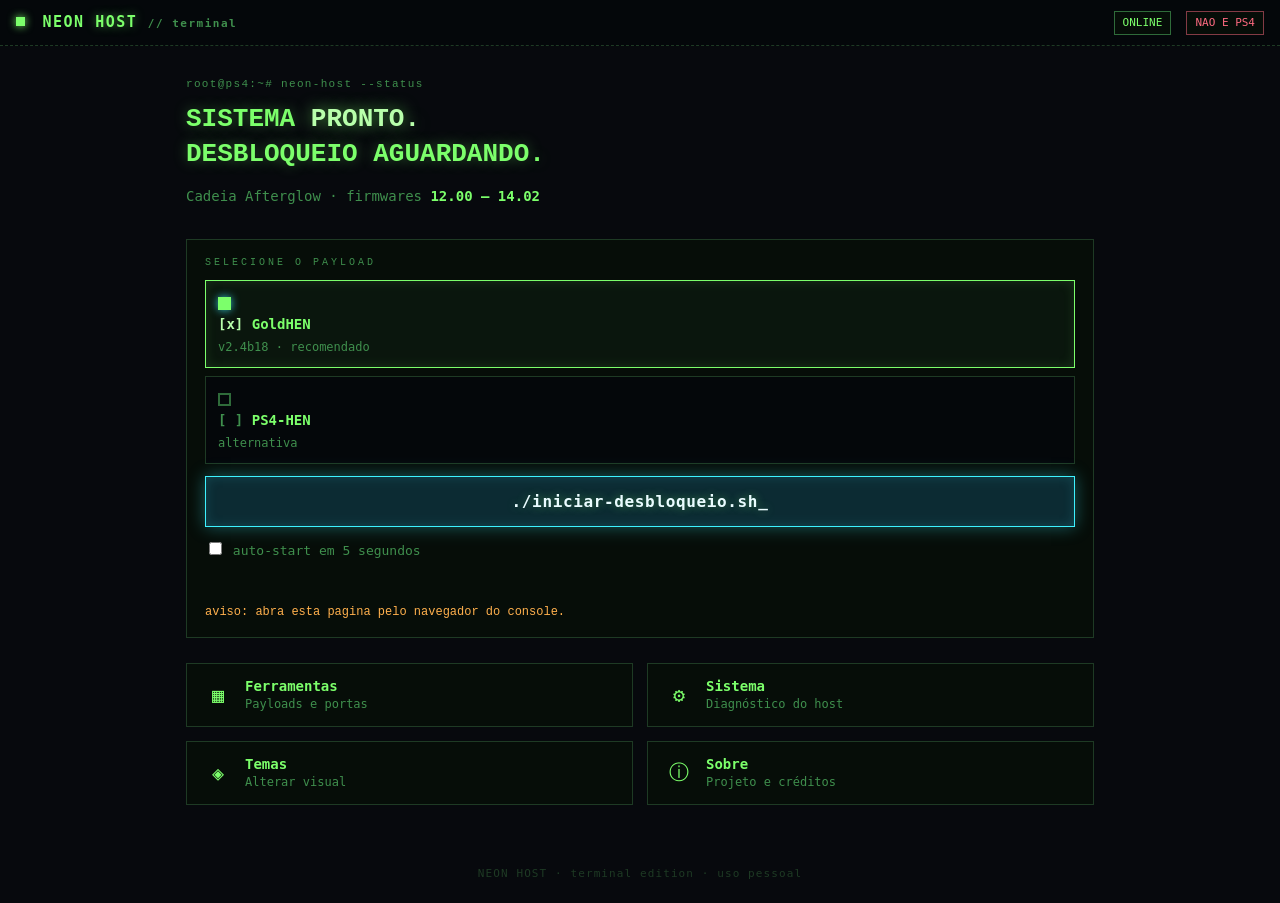
<file: modelo-terminal.html>
<!doctype html>
<html lang="pt-BR" manifest="cache.appcache">
  <head>
    <meta charset="utf-8" />
    <meta name="viewport" content="width=device-width,initial-scale=1" />
    <title>NEON HOST — Modelo Terminal</title>
    <link rel="icon" href="data:," />
    <link rel="stylesheet" href="dashboard.css" />
    <style>
      /* MODELO TERMINAL — estetica de console UNIX / hacker */
      body { background: #04070a; color: #7cff6b; font-family: Consolas, "DejaVu Sans Mono", monospace; }
      .topbar { background: #04070a; border-bottom: 1px dashed #1e3a24; }
      .brand { color: #7cff6b; letter-spacing: .1em; font-family: inherit; }
      .brand b { color: #7cff6b !important; text-shadow: 0 0 10px rgba(124,255,107,.5); }
      .dot { background: #7cff6b !important; box-shadow: 0 0 8px #7cff6b !important; border-radius: 0; }
      .badge { border: 1px solid #1e3a24; border-radius: 0; color: #3f8f4d; background: #060d08; }
      .badge.on { color: #7cff6b !important; border-color: #2f6b3a !important; }
      .badge.fw { color: #7cff6b !important; border-color: #2f6b3a !important; }

      .hero { text-align: left; padding-top: 8px; }
      .kicker { color: #3f8f4d; letter-spacing: .12em; }
      .hero h1 {
        font: 700 26px/1.35 Consolas, monospace;
        color: #7cff6b; letter-spacing: 0; text-transform: none;
        text-shadow: 0 0 14px rgba(124,255,107,.35);
      }
      .glow { color: #b8ffab !important; text-shadow: 0 0 16px rgba(124,255,107,.6) !important; }
      .sub { color: #3f8f4d; font-family: inherit; text-align: left; }
      .sub b { color: #7cff6b; }

      .start-card {
        max-width: none; text-align: left;
        background: #060d08; border: 1px solid #1e3a24; border-radius: 0;
        padding: 16px 18px;
      }
      .card-label { color: #3f8f4d; text-align: left; }
      .payload-pick { margin-bottom: 12px; }
      .opt {
        background: #04070a; border: 1px solid #1e3a24; border-radius: 0;
        color: #7cff6b; font-family: inherit; padding: 10px 12px;
      }
      .opt-dot { border-radius: 0; border-color: #2f6b3a; background: #04070a; width: 13px; height: 13px; }
      .opt-body b { color: #7cff6b; font-family: inherit; font-weight: 700; }
      .opt-body small { color: #3f8f4d; font-family: inherit; }
      .opt:hover { border-color: #2f6b3a; background: #08120a; }
      .opt.sel { border-color: #7cff6b !important; background: #0a160d !important; box-shadow: inset 0 0 12px rgba(124,255,107,.12); }
      .opt.sel .opt-dot { background: #7cff6b !important; border-color: #7cff6b !important; box-shadow: 0 0 9px rgba(124,255,107,.85); }
      .opt.sel .opt-body b::before { content: "[x] "; color: #b8ffab; }
      .opt:not(.sel) .opt-body b::before { content: "[ ] "; color: #3f8f4d; }

      .btn-start {
        background: #060d08; border: 1px solid #7cff6b; border-radius: 0;
        color: #7cff6b; font-family: inherit; font-weight: 700; letter-spacing: .04em;
        text-shadow: 0 0 10px rgba(124,255,107,.4);
      }
      .btn-start::after { content: "_"; animation: blink 1s steps(1) infinite; }
      @keyframes blink { 50% { opacity: 0; } }
      .btn-start:hover { background: #0a160d; box-shadow: 0 0 22px rgba(124,255,107,.35); }
      .auto-line { color: #3f8f4d; font-family: inherit; }
      .note { color: #7cff6b; }
      .note.warn { color: #ffb04d; }

      .grid { margin-top: 18px; }
      .tile {
        background: #060d08; border: 1px solid #1e3a24; border-radius: 0;
        color: #7cff6b; font-family: inherit;
      }
      .tile:hover { border-color: #7cff6b; background: #0a160d; }
      .tile-ico { color: #7cff6b !important; }
      .tile-txt b { color: #7cff6b; font-family: inherit; }
      .tile-txt small { color: #3f8f4d; font-family: inherit; }

      .page h2 { border-left-color: #7cff6b !important; color: #7cff6b !important; font-family: inherit; }
      .btn-back, .btn-small { border-radius: 0; font-family: inherit; }
      .foot { color: #1e3a24; font-family: inherit; }
    </style>
  </head>
  <body data-theme="neon">
    <header class="topbar">
      <div class="brand"><span class="dot"></span> NEON <b>HOST</b> <span style="color:#3f8f4d;font-size:11px;">// terminal</span></div>
      <div class="badges">
        <span id="netBadge" class="badge">…</span>
        <span id="fwBadge" class="badge">…</span>
      </div>
    </header>

    <main id="main">
      <section id="page-home" class="page active">
        <div class="hero">
          <p class="kicker">root@ps4:~# neon-host --status</p>
          <h1>SISTEMA <span class="glow">PRONTO.</span><br />DESBLOQUEIO AGUARDANDO.</h1>
          <p class="sub">Cadeia Afterglow &middot; firmwares <b>12.00 &ndash; 14.02</b></p>
        </div>

        <div class="start-card">
          <p class="card-label">SELECIONE O PAYLOAD</p>
          <div class="payload-pick">
            <button type="button" class="opt sel" data-payload="goldhen">
              <span class="opt-dot"></span>
              <span class="opt-body"><b>GoldHEN</b><small>v2.4b18 &middot; recomendado</small></span>
            </button>
            <button type="button" class="opt" data-payload="hen">
              <span class="opt-dot"></span>
              <span class="opt-body"><b>PS4-HEN</b><small>alternativa</small></span>
            </button>
          </div>

          <button id="startBtn" class="btn-start" type="button">./iniciar-desbloqueio.sh</button>

          <label class="auto-line">
            <input type="checkbox" id="autoChk" />
            <span>auto-start em 5 segundos</span>
          </label>
          <p id="countdown" class="note"></p>
          <p id="cacheNote" class="note"></p>
          <p id="startWarn" class="note warn"></p>
        </div>

        <nav class="grid">
          <button class="tile" type="button" data-go="tools">
            <span class="tile-ico">&#9638;</span><span class="tile-txt"><b>Ferramentas</b><small>Payloads e portas</small></span>
          </button>
          <button class="tile" type="button" data-go="system">
            <span class="tile-ico">&#9881;</span><span class="tile-txt"><b>Sistema</b><small>Diagnóstico do host</small></span>
          </button>
          <button class="tile" type="button" data-go="theme">
            <span class="tile-ico">&#9672;</span><span class="tile-txt"><b>Temas</b><small>Alterar visual</small></span>
          </button>
          <button class="tile" type="button" data-go="about">
            <span class="tile-ico">&#9432;</span><span class="tile-txt"><b>Sobre</b><small>Projeto e créditos</small></span>
          </button>
        </nav>
      </section>

      <section id="page-tools" class="page">
        <h2>Ferramentas</h2>
        <div class="list">
          <div class="item"><b>&#9654; Iniciar desbloqueio</b><span>Roda a cadeia Afterglow e carrega o HEN escolhido</span></div>
          <div class="item"><b>&#128274; Elf Loader &mdash; porta 9021</b><span>Envio de payloads ELF pelo console (local)</span></div>
          <div class="item"><b>&#128274; BinLoader &mdash; porta 9090</b><span>Recurso de envio de binários do GoldHEN</span></div>
          <div class="item"><b>&#128190; FTP &mdash; porta 2121</b><span>Transferência de arquivos após ativar o GoldHEN</span></div>
          <div class="item"><b>&#128230; Instalação de PKG</b><span>Disponível em Configurações &rarr; Debug do GoldHEN</span></div>
        </div>
        <p class="hint">As portas s&atilde;o abertas <b>depois</b> que o HEN carrega com sucesso.</p>
        <button class="btn-back" type="button" data-go="home">&larr; Voltar</button>
      </section>

      <section id="page-system" class="page">
        <h2>Sistema &mdash; Diagn&oacute;stico</h2>
        <pre id="diag" class="diag">Carregando&hellip;</pre>
        <div class="row">
          <button id="diagRefresh" class="btn-small" type="button">Atualizar</button>
          <button id="diagCopy" class="btn-small" type="button">Copiar relat&oacute;rio</button>
        </div>
        <p class="hint">Relat&oacute;rio local: nada &eacute; enviado automaticamente.</p>
        <button class="btn-back" type="button" data-go="home">&larr; Voltar</button>
      </section>

      <section id="page-theme" class="page">
        <h2>Temas</h2>
        <div class="theme-list">
          <button class="theme-btn t-neon sel" type="button" data-theme="neon"><span class="swatch"></span> Neon</button>
          <button class="theme-btn t-rubi" type="button" data-theme="rubi"><span class="swatch"></span> Rubi</button>
          <button class="theme-btn t-brasil" type="button" data-theme="brasil"><span class="swatch"></span> Brasil</button>
        </div>
        <button class="btn-back" type="button" data-go="home">&larr; Voltar</button>
      </section>

      <section id="page-about" class="page">
        <h2>Sobre</h2>
        <div class="about">
          <p><b>NEON HOST</b> &mdash; painel pessoal de desbloqueio para PS4,
          constru&iacute;do sobre a cadeia de exploit <b>Afterglow</b>.</p>
          <ul class="credits">
            <li><b>Afterglow</b> (WebKit + kernel) &mdash; well0nez &amp; m0zz</li>
            <li><b>raw13g host</b> (base do jb) &mdash; raw13g</li>
            <li><b>GoldHEN</b> &mdash; SiSTRo e equipe</li>
            <li><b>PS4-HEN</b> &mdash; equipe HEN</li>
            <li><b>Licen&ccedil;a:</b> AGPL-3.0 (veja arquivo LICENSE)</li>
          </ul>
          <p class="hint">Uso pessoal no pr&oacute;prio console. Reiniciar o console desativa o
          desbloqueio (semi-tethered).</p>
        </div>
        <button class="btn-back" type="button" data-go="home">&larr; Voltar</button>
      </section>
    </main>

    <footer class="foot">NEON HOST &middot; terminal edition &middot; uso pessoal</footer>

    <script src="dashboard.js"></script>
  </body>
</html>
</file>
<file: dashboard.css>
/* NEON HOST — dashboard.css
 * Compatível com o WebKit antigo do navegador do PS4:
 * sem CSS Grid, sem flex gap, sem position sticky.
 * Temas por blocos direto (sem CSS custom properties, por seguranca). */

* { box-sizing: border-box; }

html, body {
  margin: 0;
  padding: 0;
  min-height: 100%;
  font: 15px/1.5 "Segoe UI", system-ui, -apple-system, sans-serif;
}

/* ============ TEMA: NEON (padrao) ============ */
body[data-theme="neon"]  { background: #07090d; color: #c9d4e2; }
body[data-theme="neon"]  .glow     { color: #3df2ff; text-shadow: 0 0 18px rgba(61,242,255,.55); }
body[data-theme="neon"]  .dot      { background: #3df2ff; box-shadow: 0 0 8px #3df2ff; }
body[data-theme="neon"]  .btn-start{ background: #0c2b33; border-color: #3df2ff; color: #eafcff;
                                     box-shadow: 0 0 16px rgba(61,242,255,.35), inset 0 0 12px rgba(61,242,255,.15); }
body[data-theme="neon"]  .btn-start:hover { background: #12414d; box-shadow: 0 0 26px rgba(61,242,255,.6); }
body[data-theme="neon"]  .tile:hover      { border-color: #3df2ff; box-shadow: 0 0 14px rgba(61,242,255,.3); }
body[data-theme="neon"]  .tile-ico        { color: #3df2ff; }
body[data-theme="neon"]  h2               { border-left-color: #3df2ff; }
body[data-theme="neon"]  .brand b         { color: #3df2ff; }
body[data-theme="neon"]  .badge.on        { color: #7cff6b; border-color: rgba(124,255,107,.5); }
body[data-theme="neon"]  .badge.fw        { color: #3df2ff; border-color: rgba(61,242,255,.5); }
body[data-theme="neon"]  .badge.bad       { color: #ff6b81; border-color: rgba(255,107,129,.5); }
body[data-theme="neon"]  .theme-btn.sel   { border-color: #3df2ff; color: #3df2ff; }
body[data-theme="neon"]  .t-neon  .swatch { background: #3df2ff; }

/* ============ TEMA: RUBI ============ */
body[data-theme="rubi"]  { background: #0d0709; color: #e2c9cf; }
body[data-theme="rubi"]  .glow     { color: #ff3d6e; text-shadow: 0 0 18px rgba(255,61,110,.55); }
body[data-theme="rubi"]  .dot      { background: #ff3d6e; box-shadow: 0 0 8px #ff3d6e; }
body[data-theme="rubi"]  .btn-start{ background: #33101c; border-color: #ff3d6e; color: #ffeef3;
                                     box-shadow: 0 0 16px rgba(255,61,110,.35), inset 0 0 12px rgba(255,61,110,.15); }
body[data-theme="rubi"]  .btn-start:hover { background: #4d1729; box-shadow: 0 0 26px rgba(255,61,110,.6); }
body[data-theme="rubi"]  .tile:hover      { border-color: #ff3d6e; box-shadow: 0 0 14px rgba(255,61,110,.3); }
body[data-theme="rubi"]  .tile-ico        { color: #ff3d6e; }
body[data-theme="rubi"]  h2               { border-left-color: #ff3d6e; }
body[data-theme="rubi"]  .brand b         { color: #ff3d6e; }
body[data-theme="rubi"]  .badge.on        { color: #7cff6b; border-color: rgba(124,255,107,.5); }
body[data-theme="rubi"]  .badge.fw        { color: #ff3d6e; border-color: rgba(255,61,110,.5); }
body[data-theme="rubi"]  .badge.bad       { color: #ffb04d; border-color: rgba(255,176,77,.5); }
body[data-theme="rubi"]  .theme-btn.sel   { border-color: #ff3d6e; color: #ff3d6e; }
body[data-theme="rubi"]  .t-rubi  .swatch { background: #ff3d6e; }

/* ============ TEMA: BRASIL ============ */
body[data-theme="brasil"] { background: #07100b; color: #cfe2d4; }
body[data-theme="brasil"] .glow     { color: #ffd23f; text-shadow: 0 0 18px rgba(255,210,63,.5); }
body[data-theme="brasil"] .dot      { background: #2ee56b; box-shadow: 0 0 8px #2ee56b; }
body[data-theme="brasil"] .btn-start{ background: #0f2e1a; border-color: #2ee56b; color: #eafff0;
                                     box-shadow: 0 0 16px rgba(46,229,107,.35), inset 0 0 12px rgba(46,229,107,.15); }
body[data-theme="brasil"] .btn-start:hover { background: #174726; box-shadow: 0 0 26px rgba(46,229,107,.6); }
body[data-theme="brasil"] .tile:hover      { border-color: #ffd23f; box-shadow: 0 0 14px rgba(255,210,63,.3); }
body[data-theme="brasil"] .tile-ico        { color: #ffd23f; }
body[data-theme="brasil"] h2               { border-left-color: #2ee56b; }
body[data-theme="brasil"] .brand b         { color: #ffd23f; }
body[data-theme="brasil"] .badge.on        { color: #7cff6b; border-color: rgba(124,255,107,.5); }
body[data-theme="brasil"] .badge.fw        { color: #ffd23f; border-color: rgba(255,210,63,.5); }
body[data-theme="brasil"] .badge.bad       { color: #ff6b81; border-color: rgba(255,107,129,.5); }
body[data-theme="brasil"] .theme-btn.sel   { border-color: #ffd23f; color: #ffd23f; }
body[data-theme="brasil"] .t-brasil .swatch { background: linear-gradient(135deg,#2ee56b 55%,#ffd23f 55%); }

/* ============ LAYOUT ============ */
.topbar {
  display: -webkit-flex;
  display: flex;
  -webkit-justify-content: space-between;
  justify-content: space-between;
  -webkit-align-items: center;
  align-items: center;
  padding: 10px 16px;
  border-bottom: 1px solid #1b2634;
  background: #0b0f15;
}
.brand {
  font-size: 15px;
  font-weight: 700;
  letter-spacing: .18em;
  color: #e6edf5;
}
.brand b { font-weight: 800; }
.dot {
  display: inline-block;
  width: 9px;
  height: 9px;
  margin-right: 7px;
  border-radius: 50%;
  vertical-align: 1px;
}
.badges { display: block; }
.badge {
  display: inline-block;
  margin-left: 6px;
  padding: 2px 8px;
  border: 1px solid #2a3648;
  border-radius: 3px;
  font: 11px/1.6 Consolas, "DejaVu Sans Mono", monospace;
  color: #7b8aa0;
}

#main { max-width: 940px; margin: 0 auto; padding: 22px 16px 40px; }

.page { display: none; }
.page.active { display: block; }

/* ============ HERO ============ */
.hero { text-align: center; padding: 14px 0 6px; }
.kicker {
  margin: 0 0 10px;
  font: 11px/1.5 Consolas, monospace;
  letter-spacing: .3em;
  color: #5b6b80;
}
.hero h1 {
  margin: 0;
  font-size: 44px;
  line-height: 1.08;
  font-weight: 800;
  letter-spacing: .06em;
  color: #eef3f9;
}
.glow { display: inline-block; }
.sub { margin: 14px 0 0; color: #8b9bb2; font-size: 14px; }
.sub b { color: #c9d4e2; }

/* ============ CARD DE INICIO ============ */
.start-card {
  margin: 26px auto 0;
  max-width: 480px;
  padding: 18px 18px 14px;
  border: 1px solid #1f2b3b;
  border-radius: 8px;
  background: #0c1118;
  text-align: center;
}
.card-label {
  margin: 0 0 10px;
  font: 10px/1.4 Consolas, monospace;
  letter-spacing: .3em;
  color: #5b6b80;
}
.payload-pick { margin-bottom: 14px; }
.opt {
  display: block;
  width: 100%;
  margin: 0 0 8px;
  padding: 11px 13px;
  border: 1px solid #223044;
  border-radius: 6px;
  background: #0a0e14;
  color: #c9d4e2;
  font: inherit;
  cursor: pointer;
  text-align: left;
}
/* bolinha indicadora (substitui o radio, que nao funciona bem no PS4) */
.opt-dot {
  display: inline-block;
  width: 15px;
  height: 15px;
  margin-right: 11px;
  border: 2px solid #44536a;
  border-radius: 50%;
  vertical-align: -3px;
  background: #0a0e14;
}
.opt-body b { display: block; font-size: 14px; color: #dfe7f1; }
.opt-body small { color: #66778f; font-size: 12px; }
.opt:hover { border-color: #33465f; }
.opt:focus { outline: 2px solid #7b8aa0; outline-offset: 1px; }
/* estado SELECIONADO — cor por tema (blocos direto, sem custom properties) */
body[data-theme="neon"]  .opt.sel { border-color: #3df2ff; background: #0c1a22; }
body[data-theme="neon"]  .opt.sel .opt-dot { background: #3df2ff; border-color: #3df2ff; box-shadow: 0 0 9px rgba(61,242,255,.8); }
body[data-theme="rubi"]  .opt.sel { border-color: #ff3d6e; background: #1f0d14; }
body[data-theme="rubi"]  .opt.sel .opt-dot { background: #ff3d6e; border-color: #ff3d6e; box-shadow: 0 0 9px rgba(255,61,110,.8); }
body[data-theme="brasil"] .opt.sel { border-color: #2ee56b; background: #0c1c12; }
body[data-theme="brasil"] .opt.sel .opt-dot { background: #2ee56b; border-color: #2ee56b; box-shadow: 0 0 9px rgba(46,229,107,.8); }

.btn-start {
  display: block;
  width: 100%;
  margin: 6px 0 12px;
  padding: 15px 10px;
  border: 2px solid #3df2ff;
  border-radius: 6px;
  font-size: 16px;
  font-weight: 800;
  letter-spacing: .12em;
  cursor: pointer;
  -webkit-transition: box-shadow .2s;
  transition: box-shadow .2s;
}
.auto-line {
  display: block;
  font-size: 13px;
  color: #8b9bb2;
  cursor: pointer;
}
.note {
  min-height: 1em;
  margin: 6px 0 0;
  font: 12px/1.5 Consolas, monospace;
  color: #7cff6b;
}
.note.warn { color: #ffb04d; }

/* ============ TILES ============ */
.grid {
  display: -webkit-flex;
  display: flex;
  -webkit-flex-wrap: wrap;
  flex-wrap: wrap;
  margin: 22px -7px 0;
}
.tile {
  -webkit-flex: 1 1 44%;
  flex: 1 1 44%;
  display: -webkit-flex;
  display: flex;
  -webkit-align-items: center;
  align-items: center;
  margin: 7px;
  padding: 14px;
  border: 1px solid #1f2b3b;
  border-radius: 8px;
  background: #0c1118;
  color: #c9d4e2;
  cursor: pointer;
  text-align: left;
  font-size: 15px;
}
.tile:hover { background: #10161f; }
.tile-ico {
  display: inline-block;
  width: 34px;
  margin-right: 10px;
  font-size: 20px;
  text-align: center;
}
.tile-txt b { display: block; font-size: 14px; color: #e6edf5; }
.tile-txt small { color: #66778f; font-size: 12px; }

/* ============ PAGINAS INTERNAS ============ */
.page h2 {
  margin: 4px 0 16px;
  padding-left: 12px;
  border-left: 4px solid #3df2ff;
  font-size: 22px;
  letter-spacing: .05em;
  color: #eef3f9;
}
.list { margin-bottom: 10px; }
.item {
  margin-bottom: 8px;
  padding: 11px 14px;
  border: 1px solid #1f2b3b;
  border-radius: 6px;
  background: #0c1118;
}
.item b { display: block; font-size: 14px; color: #dfe7f1; }
.item span { color: #66778f; font-size: 13px; }
.hint { color: #5b6b80; font-size: 12.5px; }
.hint b { color: #8b9bb2; }

.diag {
  margin: 0 0 12px;
  padding: 12px;
  border: 1px solid #1f2b3b;
  border-radius: 6px;
  background: #080b10;
  color: #9fd7b4;
  font: 12px/1.6 Consolas, "DejaVu Sans Mono", monospace;
  white-space: pre-wrap;
  word-break: break-all;
}
.row { margin-bottom: 10px; }
.btn-small {
  margin-right: 8px;
  padding: 7px 14px;
  border: 1px solid #2a3648;
  border-radius: 5px;
  background: #10161f;
  color: #c9d4e2;
  font-size: 13px;
  cursor: pointer;
}
.btn-small:hover { border-color: #3df2ff; }

.btn-back {
  margin-top: 8px;
  padding: 9px 18px;
  border: 1px solid #2a3648;
  border-radius: 5px;
  background: #10161f;
  color: #c9d4e2;
  font-size: 14px;
  cursor: pointer;
}
.btn-back:hover { border-color: #3df2ff; }

/* ============ TEMAS ============ */
.theme-list { margin-bottom: 8px; }
.theme-btn {
  display: block;
  width: 100%;
  max-width: 340px;
  margin: 0 0 10px;
  padding: 12px 14px;
  border: 1px solid #223044;
  border-radius: 6px;
  background: #0c1118;
  color: #c9d4e2;
  font-size: 15px;
  text-align: left;
  cursor: pointer;
}
.theme-btn .swatch {
  display: inline-block;
  width: 18px;
  height: 18px;
  margin-right: 10px;
  border-radius: 50%;
  vertical-align: -4px;
  background: #3df2ff;
}
.t-rubi  .swatch { background: #ff3d6e; }
.theme-btn:hover { border-color: #33465f; }

/* ============ SOBRE ============ */
.about p { color: #8b9bb2; }
.about b { color: #dfe7f1; }
.credits {
  margin: 10px 0;
  padding-left: 20px;
  color: #8b9bb2;
  font-size: 14px;
}
.credits li { margin-bottom: 5px; }
.credits b { color: #dfe7f1; }

/* ============ RODAPE ============ */
.foot {
  padding: 14px 0 22px;
  text-align: center;
  font: 11px/1.4 Consolas, monospace;
  letter-spacing: .1em;
  color: #3d4b5e;
}

/* Pequenos ajustes de tela */
@media (max-width: 560px) {
  .hero h1 { font-size: 32px; }
  .tile { -webkit-flex: 1 1 90%; flex: 1 1 90%; }
}
</file>
